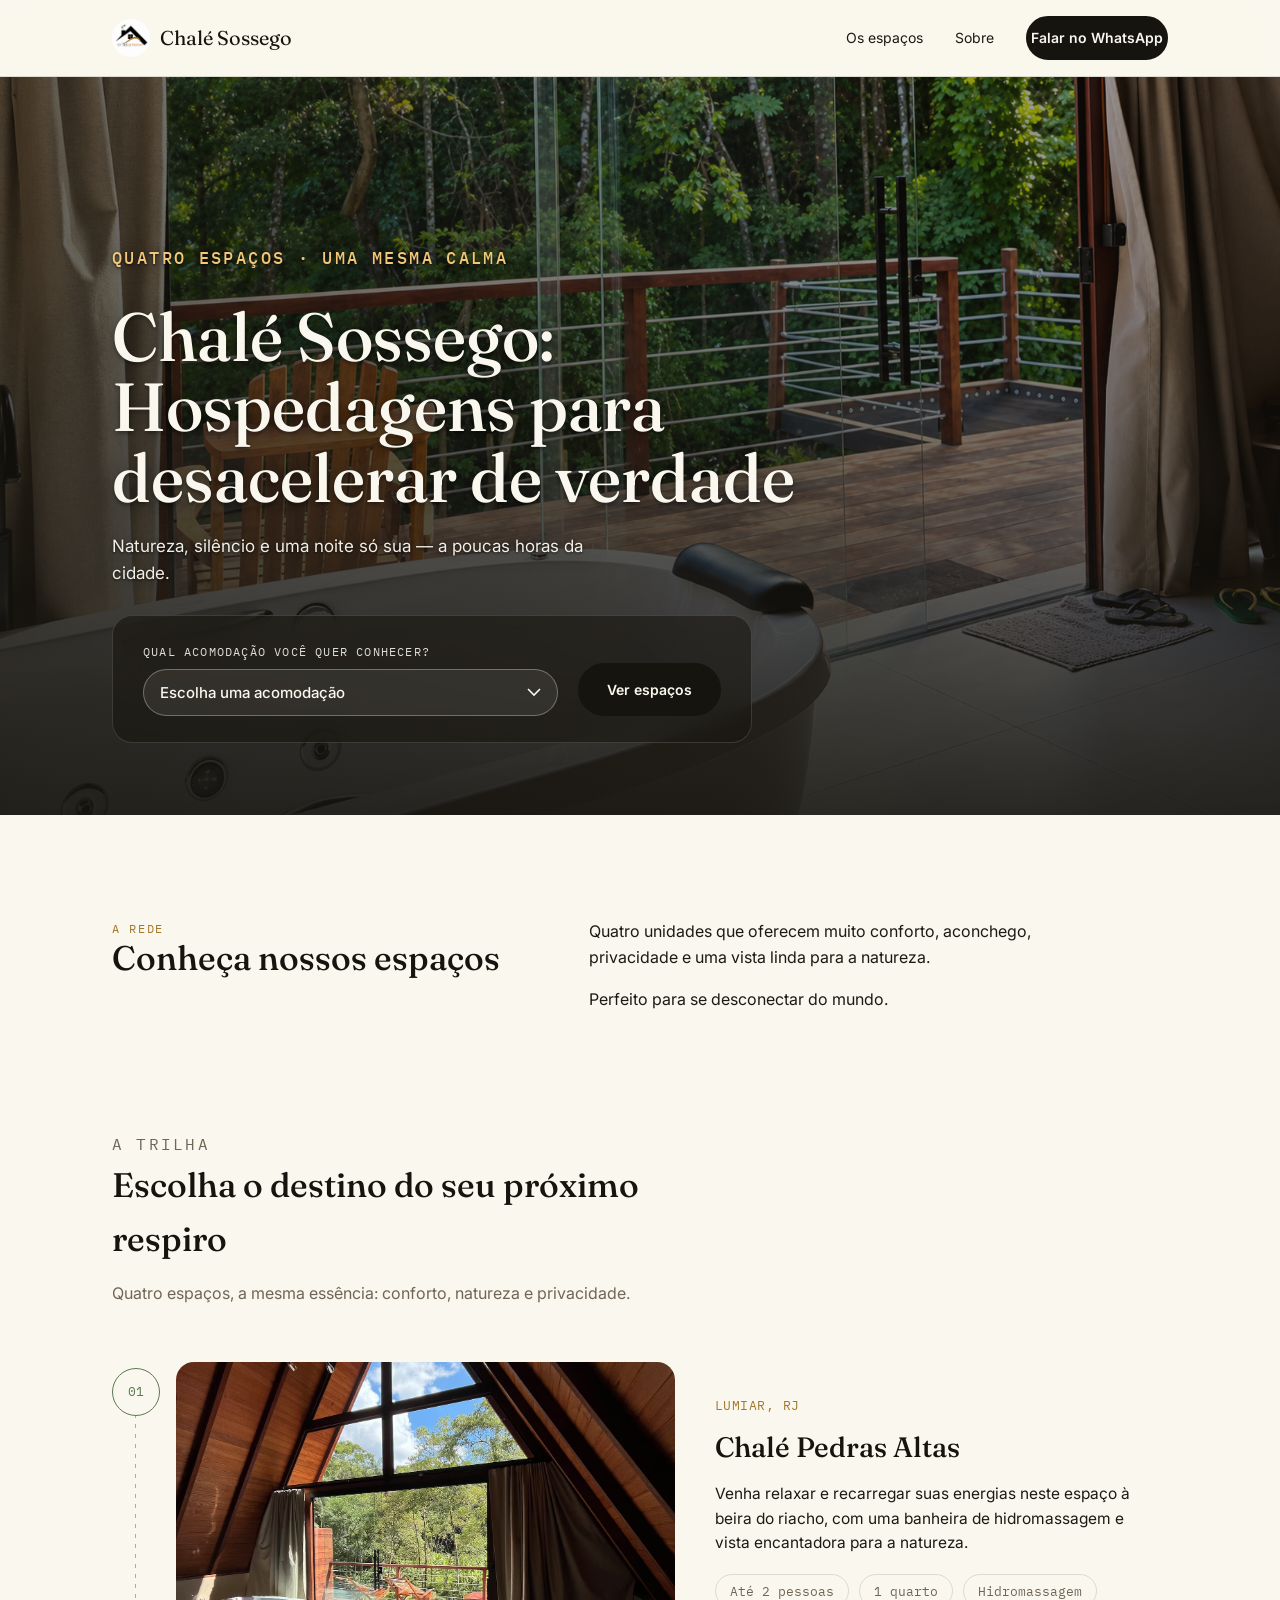
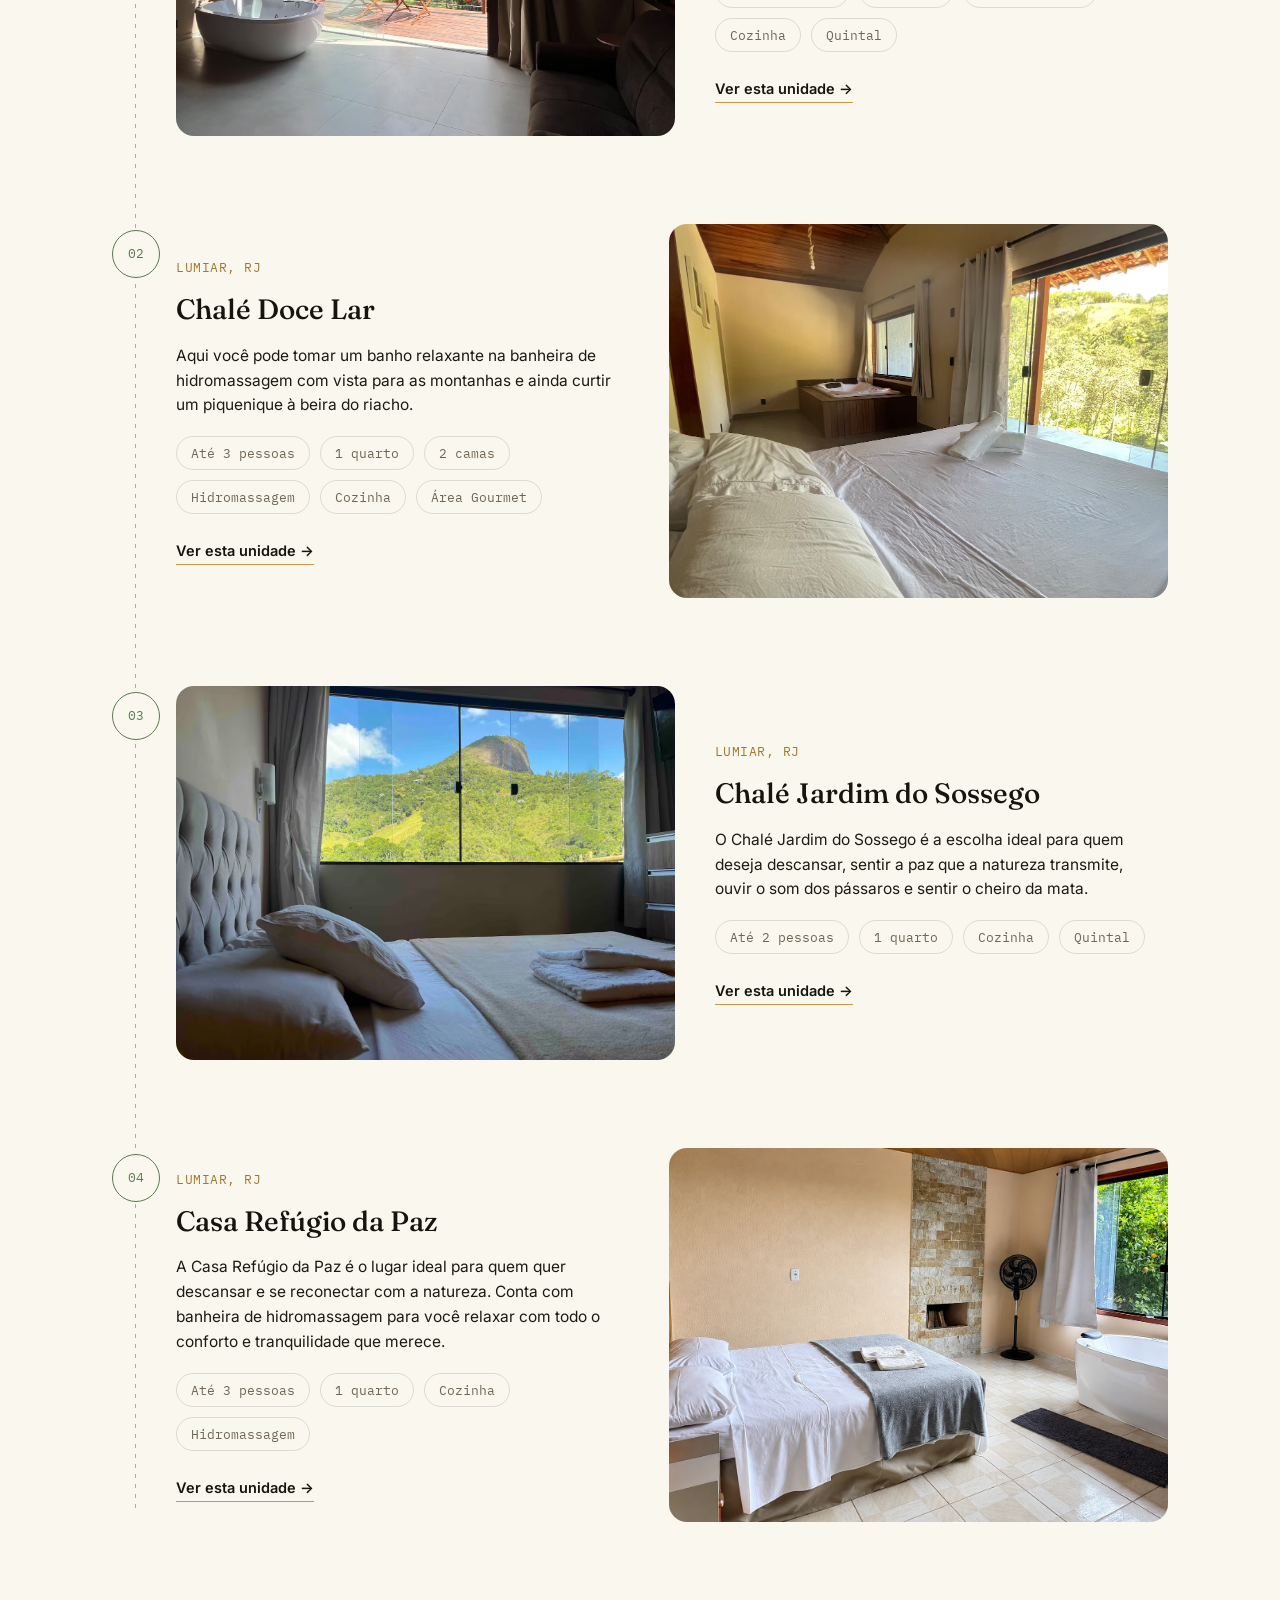
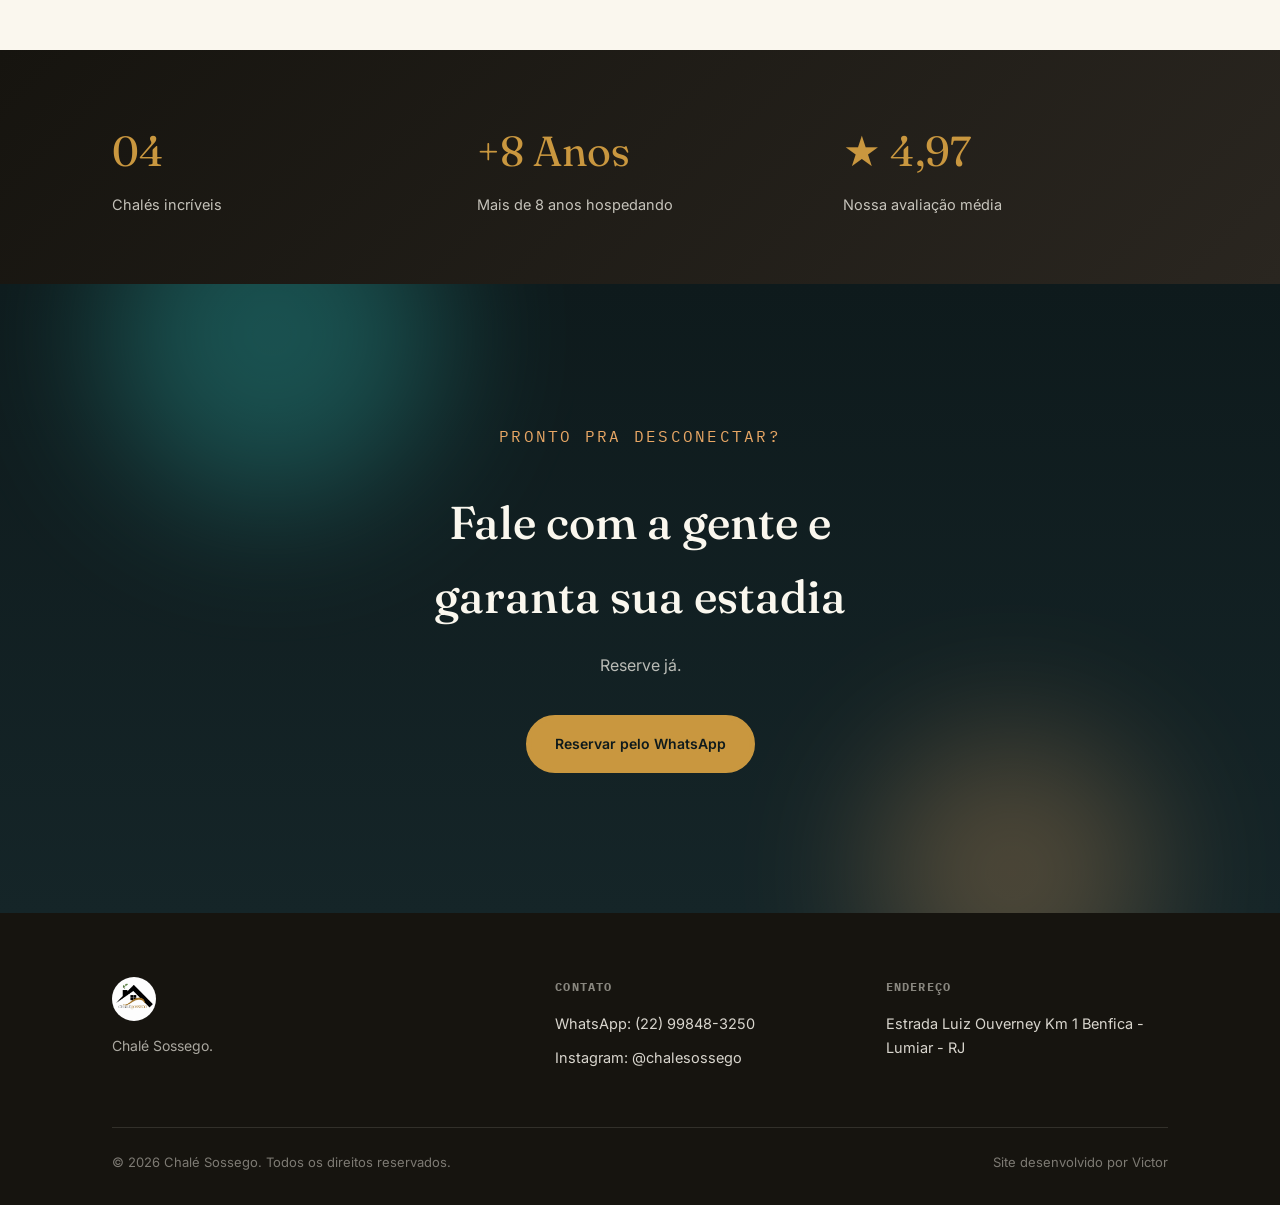
<file: index.html>
<!DOCTYPE html>
<html lang="pt-BR">

<head>
  <meta charset="UTF-8">
  <meta name="viewport" content="width=device-width, initial-scale=1.0">
  <title>Chalé Sossego | Espaços em Lumiar, RJ</title>
  <meta name="description"
    content="Quatro espaços aconchegantes em Lumiar, RJ, com banheira de hidromassagem, natureza e privacidade. Reserve pelo WhatsApp ou Airbnb.">
  <meta name="theme-color" content="#faf7ee">
  <link rel="icon" type="image/png" href="img/logo.png">
  <meta property="og:title" content="Chalé Sossego | Espaços em Lumiar, RJ">
  <meta property="og:description"
    content="Quatro espaços aconchegantes em Lumiar, RJ, com banheira de hidromassagem, natureza e privacidade.">
  <!-- TROCAR [SEU-DOMINIO.com.br] pelo domínio final: og:image precisa de URL absoluta (e JPG/PNG, não AVIF) -->
  <meta property="og:image" content="https://[SEU-DOMINIO.com.br]/img/capaprincipal.png">
  <meta property="og:type" content="website">
  <link rel="preconnect" href="https://fonts.googleapis.com">
  <link rel="preconnect" href="https://fonts.gstatic.com" crossorigin>
  <link
    href="https://fonts.googleapis.com/css2?family=Fraunces:ital,opsz,wght@0,9..144,400;0,9..144,500;0,9..144,600;1,9..144,500&family=Inter:wght@400;500;600&family=IBM+Plex+Mono:wght@400;500&display=swap"
    rel="stylesheet">
  <link rel="stylesheet" href="styles.css">
  <noscript><style>.reveal,.reveal-scale,.load-in{opacity:1!important;transform:none!important;animation:none!important}</style></noscript>
</head>

<body>

  <a class="skip-link" href="#conteudo">Pular para o conteúdo</a>

  <header>
    <div class="nav">
      <a href="index.html" class="brand">
        <img src="img/logo.png" alt="Logo Chalé Sossego">
        <span class="brand-name">Chalé Sossego</span>
      </a>
      <button class="nav-toggle" id="navToggle" aria-label="Abrir menu" aria-controls="navLinks" aria-expanded="false">
        <span></span><span></span><span></span>
      </button>
      <nav class="nav-links" id="navLinks">
        <a href="#chales">Os espaços</a>
        <a href="#sobre">Sobre</a>
        <a class="btn" href="https://wa.me/5522998483250" target="_blank" rel="noopener">Falar no WhatsApp</a>
      </nav>
    </div>
  </header>

  <main id="conteudo">

  <section class="hero">
    <div class="hero-photo">
      <img src="img/capaprincipal.png" fetchpriority="high" alt="Vista da natureza a partir de um dos chalés Sossego, em Lumiar, RJ">
    </div>
    <div class="hero-content">
      <p class="eyebrow load-in" style="--delay:.05s">Quatro espaços · uma mesma calma</p>
      <h1 class="load-in" style="--delay:.15s">Chalé Sossego: Hospedagens para desacelerar de verdade</h1>
      <p class="load-in" style="--delay:.28s">Natureza, silêncio e uma noite só sua — a poucas horas da
        cidade.</p>

      <div class="seletor load-in" style="--delay:.4s">
        <div class="seletor-field">
          <label for="escolha-casa">Qual acomodação você quer conhecer?</label>
          <select id="escolha-casa">
            <option value="" selected disabled>Escolha uma acomodação</option>
            <option value="casas/casa-um.html">Chalé Pedras Altas</option>
            <option value="casas/casa-dois.html">Chalé Doce Lar</option>
            <option value="casas/casa-tres.html">Chalé Jardim do Sossego</option>
            <option value="casas/casa-quatro.html">Casa Refúgio da Paz</option>
          </select>
        </div>
        <button class="btn" id="ver-casa">Ver espaços</button>
      </div>
    </div>
  </section>

  <section class="intro" id="sobre">
    <div class="wrap intro-grid">
      <div class="reveal">
        <p class="eyebrow">A rede</p>
        <h2>Conheça nossos espaços</h2>
      </div>
      <div class="intro-text reveal" style="--delay:.12s">
        <p>Quatro unidades que oferecem muito conforto, aconchego, privacidade e uma vista linda para a natureza.</p>
        <p>Perfeito para se desconectar do mundo.</p>
      </div>
    </div>
  </section>

  <section class="trilha" id="chales">
    <div class="wrap">
      <div class="trilha-head reveal">
        <p class="eyebrow">A trilha</p>
        <h2>Escolha o destino do seu próximo respiro</h2>
        <p>Quatro espaços, a mesma essência: conforto, natureza e privacidade.</p>
      </div>

      <div class="trilha-path">

        <article class="chale reveal">
          <div class="chale-pin">01</div>
          <div class="chale-card">
            <div class="chale-photo">
              <img src="img/Chalé Pedras Altas.avif" alt="Chalé Pedras Altas" loading="lazy" decoding="async">
            </div>
            <div class="chale-info">
              <p class="chale-loc">Lumiar, RJ</p>
              <h3>Chalé Pedras Altas</h3>
              <p class="chale-desc">Venha relaxar e recarregar suas energias neste espaço à beira do riacho, com uma
                banheira de hidromassagem e vista encantadora para a natureza.</p>
              <div class="chale-feats">
                <span>Até 2 pessoas</span>
                <span>1 quarto</span>
                <span>Hidromassagem</span>
                <span>Cozinha</span>
                <span>Quintal</span>
              </div>
              <a class="chale-cta" href="casas/casa-um.html">Ver esta unidade →</a>
            </div>
          </div>
        </article>

        <article class="chale reveal">
          <div class="chale-pin">02</div>
          <div class="chale-card">
            <div class="chale-photo">
              <img src="img/Chalé Doce Lar.avif" alt="Chalé Doce Lar" loading="lazy" decoding="async">
            </div>
            <div class="chale-info">
              <p class="chale-loc">Lumiar, RJ</p>
              <h3>Chalé Doce Lar</h3>
              <p class="chale-desc">Aqui você pode tomar um banho relaxante na banheira de hidromassagem com vista para
                as montanhas e ainda curtir um piquenique à beira do riacho.</p>
              <div class="chale-feats">
                <span>Até 3 pessoas</span>
                <span>1 quarto</span>
                <span>2 camas</span>
                <span>Hidromassagem</span>
                <span>Cozinha</span>
                <span>Área Gourmet</span>
              </div>
              <a class="chale-cta" href="casas/casa-dois.html">Ver esta unidade →</a>
            </div>
          </div>
        </article>

        <article class="chale reveal">
          <div class="chale-pin">03</div>
          <div class="chale-card">
            <div class="chale-photo">
              <img src="img/Chalé Jardim do Sossego.avif" alt="Chalé Jardim do Sossego" loading="lazy" decoding="async">
            </div>
            <div class="chale-info">
              <p class="chale-loc">Lumiar, RJ</p>
              <h3>Chalé Jardim do Sossego</h3>
              <p class="chale-desc">O Chalé Jardim do Sossego é a escolha ideal para quem deseja descansar, sentir a paz
                que a natureza transmite, ouvir o som dos pássaros e sentir o cheiro da mata.</p>
              <div class="chale-feats">
                <span>Até 2 pessoas</span>
                <span>1 quarto</span>
                <span>Cozinha</span>
                <span>Quintal</span>
              </div>
              <a class="chale-cta" href="casas/casa-tres.html">Ver esta unidade →</a>
            </div>
          </div>
        </article>

        <article class="chale reveal">
          <div class="chale-pin">04</div>
          <div class="chale-card">
            <div class="chale-photo">
              <img src="img/vista_refugiodapaz.png" alt="Casa Refúgio da Paz" loading="lazy" decoding="async">
            </div>
            <div class="chale-info">
              <p class="chale-loc">Lumiar, RJ</p>
              <h3>Casa Refúgio da Paz</h3>
              <p class="chale-desc">A Casa Refúgio da Paz é o lugar ideal para quem quer descansar e se reconectar com a natureza.
                Conta com banheira de hidromassagem para você relaxar com todo o conforto e tranquilidade que merece.</p>
              <div class="chale-feats">
                <span>Até 3 pessoas</span>
                <span>1 quarto</span>
                <span>Cozinha</span>
                <span>Hidromassagem</span>
              </div>
              <a class="chale-cta" href="casas/casa-quatro.html">Ver esta unidade →</a>
            </div>
          </div>
        </article>

      </div>
    </div>
  </section>

  <section class="faixa">
    <div class="wrap faixa-grid">
      <div class="faixa-item reveal-scale">
        <div class="num">04</div>
        <div class="label">Chalés incríveis</div>
      </div>
      <div class="faixa-item reveal-scale" style="--delay:.12s">
        <div class="num">+8 Anos</div>
        <div class="label">Mais de 8 anos hospedando</div>
      </div>
      <div class="faixa-item reveal-scale" style="--delay:.24s">
        <div class="num">★ 4,97</div>
        <div class="label">Nossa avaliação média</div>
      </div>
    </div>
  </section>

  <section class="cta-final">
    <div class="wrap reveal">
      <p class="eyebrow">Pronto pra desconectar?</p>
      <h2>Fale com a gente e garanta sua estadia</h2>
      <p>Reserve já.</p>
      <a class="btn" href="https://wa.me/5522998483250" target="_blank" rel="noopener">Reservar pelo WhatsApp</a>
    </div>
  </section>

  </main>

  <footer>
    <div class="wrap">
      <div class="footer-grid">
        <div class="footer-brand">
          <img src="img/logo.png" alt="Logo Chalé Sossego">
          <p>Chalé Sossego.</p>
        </div>
        <div class="footer-col">
          <h4>Contato</h4>
          <a href="https://wa.me/5522998483250" target="_blank" rel="noopener">WhatsApp: (22) 99848-3250</a>
          <a href="https://www.instagram.com/chalesossego" target="_blank" rel="noopener">Instagram: @chalesossego</a>
        </div>
        <div class="footer-col">
          <h4>Endereço</h4>
          <p>Estrada Luiz Ouverney Km 1 Benfica - Lumiar - RJ</p>
        </div>
      </div>
      <div class="footer-bottom">
        <span>© 2026 Chalé Sossego. Todos os direitos reservados.</span>
        <a href="https://victormauriciocarvalho.github.io/portfolio" target="_blank" rel="noopener">Site desenvolvido
          por Victor</a>
      </div>
    </div>
  </footer>

  <script type="application/ld+json">
  {
    "@context": "https://schema.org",
    "@type": "LodgingBusiness",
    "name": "Chalé Sossego",
    "description": "Quatro espaços aconchegantes em Lumiar, RJ, com banheira de hidromassagem, natureza e privacidade.",
    "image": "https://[SEU-DOMINIO.com.br]/img/capaprincipal.png",
    "telephone": "+5522998483250",
    "address": {
      "@type": "PostalAddress",
      "streetAddress": "Estrada Luiz Ouverney Km 1 Benfica",
      "addressLocality": "Lumiar",
      "addressRegion": "RJ",
      "addressCountry": "BR"
    },
    "sameAs": ["https://www.instagram.com/chalesossego"]
  }
  </script>

  <script src="script.js" defer></script>

</body>

</html>
</file>
<file: styles.css>
:root{
  --ink:#16140f;            
  --ink-soft:#2a2620;       
  --stone:#6f6656;      
  --leaf:#5c7a52;      
  --leaf-soft:#e4ead9;    
  --gold:#c9973f;         
  --gold-deep:#a3782c;     
  --mist:#efe8d8;
  --paper:#faf7ee;
  --charcoal:#1c1a15;
  --line:rgba(28,26,21,0.13);
  --night:#0e1a1c;
  --night-soft:#152528;
  --teal-glow:#2fb8b0;
  --amber-glow:#e8a765;
  --ease:cubic-bezier(.16,1,.3,1);
  --ease-soft:cubic-bezier(.22,.61,.36,1);
  --font-display:'Fraunces', serif;
  --font-body:'Inter', sans-serif;
  --font-mono:'IBM Plex Mono', monospace;
}
*{box-sizing:border-box; margin:0; padding:0;}
html{scroll-behavior:smooth;}
body{
  font-family:var(--font-body);
  color:var(--charcoal);
  background:var(--paper);
  line-height:1.6;
  -webkit-font-smoothing:antialiased;
  overflow-x:hidden;
}
img{max-width:100%; display:block;}
a{color:inherit; text-decoration:none;}
.wrap{max-width:1120px; margin:0 auto; padding:0 32px;}
section[id]{scroll-margin-top:88px;}
.eyebrow{
  font-family:var(--font-mono);
  font-size:12px;
  letter-spacing:0.14em;
  text-transform:uppercase;
  color:var(--gold-deep);
}
h1,h2,h3{font-family:var(--font-display); font-weight:500; color:var(--ink);}

a:focus-visible, button:focus-visible, select:focus-visible{
  outline:2px solid var(--gold-deep);
  outline-offset:3px;
  border-radius:4px;
}

@media (prefers-reduced-motion: reduce){
  *{animation-duration:0.01ms !important; animation-iteration-count:1 !important; transition-duration:0.01ms !important; scroll-behavior:auto !important;}
}

/* ---------- REVEAL AO ROLAR ---------- */
.reveal{
  opacity:0;
  transform:translateY(28px);
  transition:opacity .9s var(--ease), transform .9s var(--ease);
  transition-delay:var(--delay, 0s);
}
.reveal.is-visible{opacity:1; transform:translateY(0);}
.reveal-scale{
  opacity:0;
  transform:scale(.96);
  transition:opacity .8s var(--ease), transform .8s var(--ease);
  transition-delay:var(--delay, 0s);
}
.reveal-scale.is-visible{opacity:1; transform:scale(1);}

/* ---------- ENTRADA AUTOMÁTICA (hero, sem depender do scroll) ---------- */
.load-in{
  opacity:0;
  animation:fade-up-in .9s var(--ease) forwards;
  animation-delay:var(--delay, 0s);
}
@keyframes fade-up-in{
  from{opacity:0; transform:translateY(22px);}
  to{opacity:1; transform:translateY(0);}
}

/* ---------- HEADER ---------- */
header{
  position:sticky; top:0; z-index:50;
  background:rgba(250,247,238,0.86);
  backdrop-filter:blur(10px) saturate(1.4);
  border-bottom:1px solid var(--line);
  transition:box-shadow .4s var(--ease), background .4s var(--ease);
}
header.is-scrolled{
  box-shadow:0 8px 24px rgba(22,20,15,0.06);
  background:rgba(250,247,238,0.95);
}
.nav{
  display:flex; align-items:center; justify-content:space-between;
  padding:16px 32px;
  max-width:1120px; margin:0 auto;
  position:relative;
}
.brand{display:flex; align-items:center; gap:10px; min-width:0; flex-shrink:1;}
.brand img{height:38px; width:38px; border-radius:50%; object-fit:cover; transition:transform .5s var(--ease); flex-shrink:0;}
.brand:hover img{transform:rotate(-8deg) scale(1.06);}
.brand-name{font-family:var(--font-display); font-size:20px; color:var(--ink); white-space:nowrap; overflow:hidden; text-overflow:ellipsis;}
.nav-links{display:flex; align-items:center; gap:32px; font-size:14px;}
.nav-links a{position:relative; padding:6px 0;}
.nav-links a:not(.btn)::after{
  content:"";
  position:absolute; left:0; right:100%; bottom:0;
  height:1px; background:var(--gold);
  transition:right .35s var(--ease);
}
.nav-links a:not(.btn):hover::after{right:0;}

/* botão hambúrguer — só aparece no mobile */
.nav-toggle{
  display:none;
  flex-direction:column; justify-content:center; gap:5px;
  width:40px; height:40px; flex-shrink:0;
  background:transparent; border:1px solid var(--line); border-radius:10px;
  cursor:pointer; padding:0;
}
.nav-toggle span{
  display:block; width:18px; height:1.5px; margin:0 auto;
  background:var(--ink); transition:transform .35s var(--ease), opacity .35s var(--ease);
}
header.nav-open .nav-toggle span:nth-child(1){transform:translateY(6.5px) rotate(45deg);}
header.nav-open .nav-toggle span:nth-child(2){opacity:0;}
header.nav-open .nav-toggle span:nth-child(3){transform:translateY(-6.5px) rotate(-45deg);}
.btn{
  display:inline-block;
  font-family:var(--font-body); font-weight:600; font-size:14px;
  padding:13px 24px; border-radius:999px;
  background:var(--ink); color:var(--paper);
  border:5px solid var(--ink);
  transition:background .35s var(--ease), border-color .35s var(--ease), transform .35s var(--ease), box-shadow .35s var(--ease);
  cursor:pointer;
}
.btn:hover{
  background:var(--gold-deep); border-color:var(--gold-deep);
  transform:translateY(-2px);
  box-shadow:0 10px 24px rgba(163,120,44,0.28);
}
.btn:active{transform:translateY(0); box-shadow:none;}
.btn-outline{
  background:transparent; color:var(--ink);
  border:1px solid var(--ink);
}
.btn-outline:hover{background:var(--ink); color:var(--paper); box-shadow:0 10px 24px rgba(22,20,15,0.22);}
.btn-hero-outline{
  background:rgba(250,247,238,0.08); color:var(--paper);
  border:1px solid rgba(250,247,238,0.55);
  backdrop-filter:blur(4px);
}
.btn-hero-outline:hover{background:rgba(250,247,238,0.16); border-color:var(--paper); color:var(--paper); transform:translateY(-2px);}
.btn-airbnb{background:#FF385C; border-color:#FF385C; color:#fff;}
.btn-airbnb:hover{background:#d92e4e; border-color:#d92e4e; box-shadow:0 10px 24px rgba(217,46,78,0.28);}
.btn-whatsapp{background:#25D366; border-color:#25D366; color:#0b3d1f;}
.btn-whatsapp:hover{background:#1fb757; border-color:#1fb757; box-shadow:0 10px 24px rgba(31,183,87,0.28);}

/* ---------- HERO ---------- */
.hero{
  position:relative;
  min-height:82vh;
  display:flex; align-items:flex-end;
  color:var(--paper);
  overflow:hidden;
}
.hero-photo{
  position:absolute; inset:0;
  isolation:isolate;
  background-size:cover; background-position:center;
  overflow:hidden;
}
.hero-photo::after{
  content:"";
  position:absolute; inset:0;
  z-index:0;
  /* camada 1: escurece a foto de cima a baixo (mais forte onde ficam os textos)
     camada 2: reforço pelo lado esquerdo, onde o texto fica alinhado */
  background:
    linear-gradient(180deg,
      rgba(22,20,15,0.42) 0%,
      rgba(22,20,15,0.48) 30%,
      rgba(22,20,15,0.70) 65%,
      rgba(22,20,15,0.90) 100%),
    linear-gradient(90deg,
      rgba(22,20,15,0.40) 0%,
      rgba(22,20,15,0) 75%);
  pointer-events:none;
}
.hero-photo img{
  width:100%; height:100%; object-fit:cover; position:absolute; inset:0; z-index:-1;
}
.hero-content{
    position: relative;
    padding: 0 32px 72px;
    max-width: 1120px;
    margin: 0 auto;
    width: 100%;
    z-index: 1;}

.hero-content .eyebrow{
  color:#f2c777;               /* dourado mais claro: contrasta melhor com a foto */
  font-weight:500;
  text-shadow:0 1px 3px rgba(0,0,0,0.75), 0 2px 16px rgba(0,0,0,0.6);
}
.hero-content h1{
  color:var(--paper);
  text-shadow:0 2px 4px rgba(0,0,0,0.45), 0 4px 32px rgba(0,0,0,0.6);
}
.hero-content p{
  text-shadow:0 1px 3px rgba(0,0,0,0.7), 0 2px 18px rgba(0,0,0,0.55);
}

.hero h1,
.casa-hero h1{
  font-size:clamp(36px, 5.5vw, 68px);
  line-height:1.04;
  margin:16px 0 20px;
  max-width:16ch;
}
.hero p{font-size:17px; max-width:48ch; color:rgba(250,247,238,0.96); margin-bottom:28px;}
.hero-actions{display:flex; gap:16px; flex-wrap:wrap;}

/* ---------- SELETOR DE CASA ---------- */
.seletor{
  background:rgba(22,20,15,0.55);
  backdrop-filter:blur(14px) saturate(1.3);
  border:1px solid rgba(250,247,238,0.14);
  border-radius:20px;
  padding:26px 30px;
  display:flex; align-items:center; gap:20px; flex-wrap:wrap;
  max-width:640px;
  transition:border-color .4s var(--ease), box-shadow .4s var(--ease);
}
.seletor:hover{border-color:rgba(201,151,63,0.5); box-shadow:0 20px 50px rgba(0,0,0,0.28);}
.seletor label{
  font-family:var(--font-mono); font-size:12px; text-transform:uppercase;
  letter-spacing:0.1em; color:rgba(250,247,238,0.88); display:block; margin-bottom:8px;
}
.seletor-field{
  flex:1; 
  min-width:220px;
}

.seletor select{
  width:100%;
  appearance:none;
  background:rgba(250,247,238,0.08);
  border:1px solid rgba(250,247,238,0.32);
  color:var(--paper);
  font-family:var(--font-body); font-size:15px; font-weight:500;
  padding:13px 40px 13px 16px;
  border-radius:999px;
  background-image:url("data:image/svg+xml,%3Csvg xmlns='http://www.w3.org/2000/svg' width='14' height='9' viewBox='0 0 14 9'%3E%3Cpath d='M1 1l6 6 6-6' stroke='%23faf7ee' stroke-width='1.6' fill='none' fill-rule='evenodd'/%3E%3C/svg%3E");
  background-repeat:no-repeat;
  background-position:right 16px center;
  cursor:pointer;
  transition:border-color .3s var(--ease), background-color .3s var(--ease);
}
.seletor select:hover{border-color:rgba(250,247,238,0.55);}
.seletor select:focus{outline:none; border-color:var(--gold);}
.seletor select option{color:var(--charcoal);}
.seletor .btn{white-space:nowrap; align-self:flex-end;}

/* ---------- INTRO ---------- */
.intro{padding:104px 0 48px;}
.intro-grid{display:grid; grid-template-columns:1fr 1.4fr; gap:64px; align-items:start;}
.intro h2{font-size:34px; line-height:1.15;}
.intro-text{font-size:16px; color:var(--charcoal); max-width:52ch;}
.intro-text p+p{margin-top:16px;}

/* ---------- TRILHA / CHALÉS ---------- */
.trilha{padding:72px 0 128px; position:relative;}
.trilha-head{margin-bottom:56px; max-width:60ch;}
.trilha-head h2{font-size:34px; margin-bottom:14px;}
.trilha-head p{color:var(--stone); font-size:16px;}

.trilha-path{position:relative;}
.trilha-path::before{
  content:"";
  position:absolute;
  left:23px; top:12px; bottom:12px;
  width:1px;
  background-image:linear-gradient(var(--leaf) 40%, transparent 0%);
  background-size:1px 10px;
  background-repeat:repeat-y;
  opacity:.55;
}
.chale{position:relative; padding-left:64px; margin-bottom:88px;}
.chale:last-child{margin-bottom:0;}
.chale-pin{
  position:absolute; left:0; top:6px;
  width:48px; height:48px; border-radius:50%;
  background:var(--paper); border:1px solid var(--leaf);
  display:flex; align-items:center; justify-content:center;
  font-family:var(--font-mono); font-size:13px; color:var(--leaf);
  transition:transform .4s var(--ease), background .4s var(--ease), color .4s var(--ease);
}
.chale:hover .chale-pin{
  transform:scale(1.12);
  background:var(--leaf);
  color:var(--paper);
}
.chale-card{display:grid; grid-template-columns:1.1fr 1fr; gap:40px; align-items:center;}
.chale:nth-child(even) .chale-card{grid-template-columns:1fr 1.1fr;}
.chale:nth-child(even) .chale-photo{order:2;}
.chale-photo{aspect-ratio:4/3; overflow:hidden; border-radius:18px; background:var(--mist);}
.chale-photo img{width:100%; height:100%; object-fit:cover; transition:transform .7s var(--ease);}
.chale:hover .chale-photo img{transform:scale(1.06);}
.chale-loc{
  font-family:var(--font-mono); font-size:12.5px; letter-spacing:0.04em;
  color:var(--gold-deep); margin-bottom:10px; text-transform:uppercase;
}
.chale h3{font-size:28px; margin-bottom:12px;}
.chale-desc{color:var(--charcoal); font-size:15.5px; max-width:44ch; margin-bottom:18px;}
.chale-feats{display:flex; flex-wrap:wrap; gap:10px; margin-bottom:24px;}
.chale-feats span{
  font-size:12.5px; font-family:var(--font-mono);
  border:1px solid var(--line); padding:6px 14px; border-radius:999px;
  color:var(--stone);
  transition:border-color .3s var(--ease), color .3s var(--ease);
}
.chale:hover .chale-feats span{border-color:rgba(201,151,63,0.45); color:var(--gold-deep);}
.chale-cta{
  display:inline-flex; align-items:center; gap:8px;
  font-weight:600; font-size:14.5px; color:var(--ink);
  border-bottom:1px solid var(--gold); padding-bottom:2px;
  transition:gap .3s var(--ease), color .3s var(--ease);
}
.chale-cta:hover{gap:14px; color:var(--gold-deep);}
.chale-actions{display:flex; gap:12px; flex-wrap:wrap;}

/* ---------- PÁGINA DE CASA INDIVIDUAL ---------- */
.casa-hero{
  position:relative; min-height:64vh; display:flex; align-items:flex-end; color:var(--paper);
  overflow:hidden;
}

.casa-galeria{
  padding:72px 0;
}

/* ---------- GALERIA DE FOTOS (estilo Airbnb) ---------- */
.galeria-grid{
  position:relative;
  display:grid;
  grid-template-columns:repeat(4, 1fr);
  grid-template-rows:repeat(2, 1fr);
  gap:8px;
  height:440px;
  border-radius:20px;
  overflow:hidden;
}
.galeria-principal{
  grid-column:1 / 3;
  grid-row:1 / 3;
  overflow:hidden;
  background:var(--mist);
}
.galeria-secundarias{
  grid-column:3 / 5;
  grid-row:1 / 3;
  display:grid;
  grid-template-columns:repeat(2, 1fr);
  grid-template-rows:repeat(2, 1fr);
  gap:8px;
}
.galeria-item{position:relative; overflow:hidden; background:var(--mist);}
.galeria-principal img,
.galeria-item img{
  width:100%; height:100%; object-fit:cover; display:block;
  cursor:zoom-in;
  transition:transform .6s var(--ease), filter .4s var(--ease);
}
.galeria-principal:hover img,
.galeria-item:hover img{transform:scale(1.045); filter:saturate(1.06);}
.galeria-extra{display:none;}
.galeria-grid{scroll-margin-top:100px;}

/* galeria expandida: mosaico de 5 fotos no topo + todas as demais abaixo */
.galeria-grid.is-expandida{
  height:auto;
  grid-template-rows:440px auto auto;
}
.galeria-grid.is-expandida .galeria-principal{grid-row:1;}
.galeria-grid.is-expandida .galeria-secundarias{grid-row:1;}
.galeria-grid.is-expandida .galeria-extra{
  --linha:200px;            /* altura de cada linha de fotos */
  order:1;
  grid-column:1 / -1;
  display:block;
  animation:galeria-abre .5s var(--ease);
}
/* subdivisões: Área externa / Área interna / Quarto */
.galeria-grupo + .galeria-grupo{margin-top:36px;}
.galeria-grupo-titulo{
  font-size:22px; margin:4px 0 14px;
  display:flex; align-items:center; gap:14px;
}
.galeria-grupo-titulo::after{content:""; flex:1; height:1px; background:var(--line);}
.galeria-grupo-fotos{display:flex; flex-wrap:wrap; gap:8px;}
/* a última linha não estica: o ::after absorve o espaço que sobrar */
.galeria-grupo-fotos::after{content:""; flex-grow:1000000;}
/* cada foto mantém a proporção real (--r = largura/altura, definida pelo JS):
   vertical fica estreita, horizontal fica larga, todas com a mesma altura */
.galeria-extra .galeria-foto{
  --r:1.3333;
  height:var(--linha); min-width:0;
  flex:var(--r) 1 calc(var(--linha) * var(--r));
  object-fit:cover; display:block;
  cursor:zoom-in; background:var(--mist);
  transition:filter .4s var(--ease);
}
.galeria-extra .galeria-foto:hover{filter:brightness(1.08) saturate(1.06);}
.galeria-grid.is-expandida .galeria-ver-todas{
  order:2;
  position:static;
  grid-column:1 / -1;
  justify-self:center;
  margin:16px 0 8px;
}
@keyframes galeria-abre{
  from{opacity:0; transform:translateY(12px);}
  to{opacity:1; transform:translateY(0);}
}
.galeria-ver-todas{
  position:absolute; right:16px; bottom:16px; z-index:3;
  display:inline-flex; align-items:center; gap:8px;
  font-family:var(--font-body); font-weight:600; font-size:13.5px;
  background:var(--paper); color:var(--ink);
  padding:10px 18px; border-radius:10px; border:1px solid var(--line);
  cursor:pointer; box-shadow:0 8px 20px rgba(22,20,15,0.18);
  transition:transform .3s var(--ease), box-shadow .3s var(--ease), background .3s var(--ease), color .3s var(--ease);
}
.galeria-ver-todas svg{flex-shrink:0;}
.galeria-ver-todas:hover{
  background:var(--ink); color:var(--paper);
  transform:translateY(-2px); box-shadow:0 12px 26px rgba(22,20,15,0.26);
}

/* ---------- LIGHTBOX (foto em tela cheia) ---------- */
.lightbox{
  position:fixed; inset:0; z-index:100;
  display:flex; align-items:center; justify-content:center;
  background:rgba(22,20,15,0.92);
  opacity:0; visibility:hidden;
  transition:opacity .35s var(--ease), visibility 0s linear .35s;
  padding:40px;
  touch-action:pan-y pinch-zoom;
}
.lightbox.is-aberto{opacity:1; visibility:visible; transition:opacity .35s var(--ease);}
.lightbox-img-wrap{position:relative; max-width:min(90vw, 640px); max-height:88vh;}
.lightbox-img-wrap img{
  display:block; max-width:100%; max-height:88vh; width:auto; height:auto;
  border-radius:16px; box-shadow:0 30px 80px rgba(0,0,0,0.5); object-fit:contain;
}
.lightbox-fechar{
  position:absolute; top:-18px; right:-18px;
  width:40px; height:40px; border-radius:50%;
  background:var(--paper); border:none;
  display:flex; align-items:center; justify-content:center;
  font-size:18px; color:var(--ink); cursor:pointer;
  box-shadow:0 8px 20px rgba(0,0,0,0.3);
  transition:transform .3s var(--ease), background .3s var(--ease);
}
.lightbox-fechar:hover{transform:scale(1.08); background:var(--gold);}
.lightbox-seta{
  position:fixed; top:50%; transform:translateY(-50%);
  z-index:5;  /* fica sempre na frente da foto (a seta esquerda vem antes da foto no HTML) */
  width:48px; height:48px; border-radius:50%;
  background:rgba(22,20,15,0.55);
  border:1px solid rgba(250,247,238,0.4);
  color:var(--paper); font-size:22px; line-height:1;
  display:flex; align-items:center; justify-content:center;
  cursor:pointer; backdrop-filter:blur(6px);
  transition:background .3s var(--ease), transform .3s var(--ease);
}
.lightbox-seta:hover{background:rgba(22,20,15,0.8);}
.lightbox-anterior{left:24px;}
.lightbox-proxima{right:24px;}
.lightbox-contador{
  position:fixed; bottom:24px; left:50%; transform:translateX(-50%);
  z-index:5;
  font-family:var(--font-mono); font-size:12.5px; letter-spacing:0.08em;
  color:rgba(250,247,238,0.75);
}

.casa-detalhes{padding:24px 0 96px;}
.casa-detalhes-grid{display:grid; grid-template-columns:1.4fr 1fr; gap:64px; align-items:start;}
.casa-desc p+p{margin-top:16px;}
.casa-feats{display:flex; flex-wrap:wrap; gap:10px; margin:24px 0;}
.casa-feats span{
  font-size:12.5px; font-family:var(--font-mono);
  border:1px solid var(--line); padding:6px 14px; border-radius:999px;
  color:var(--stone);
}
.reserva-card{
  background:var(--mist); border-radius:20px; padding:32px; position:sticky; top:100px;
  border:1px solid transparent;
  transition:border-color .4s var(--ease), box-shadow .4s var(--ease), transform .4s var(--ease);
}
.reserva-card:hover{border-color:rgba(201,151,63,0.35); box-shadow:0 24px 48px rgba(22,20,15,0.10); transform:translateY(-3px);}
.reserva-card h3{font-size:20px; margin-bottom:6px;}
.reserva-card .chale-loc{margin-top:0;}
.reserva-card p.desc-curta{font-size:14.5px; color:var(--stone); margin:12px 0 22px;}
.reserva-actions{display:flex; flex-direction:column; gap:12px;}
.reserva-actions .btn{width:100%; text-align:center;}
.outras-casas{padding:0 0 96px;}
.outras-casas h4{
  font-family:var(--font-mono); font-size:12px; text-transform:uppercase;
  letter-spacing:0.1em; color:var(--stone); margin-bottom:20px;
}
.outras-grid{display:grid; grid-template-columns:repeat(2,1fr); gap:24px;}
.outra-casa{
  display:flex; gap:16px; align-items:center; border:1px solid var(--line); border-radius:16px; padding:14px;
  transition:border-color .35s var(--ease), transform .35s var(--ease), box-shadow .35s var(--ease);
}
.outra-casa > div{min-width:0;}
.outra-casa:hover{border-color:rgba(201,151,63,0.5); transform:translateY(-4px); box-shadow:0 16px 32px rgba(22,20,15,0.08);}
.outra-casa img{width:88px; height:88px; object-fit:cover; border-radius:12px; flex-shrink:0; transition:transform .5s var(--ease);}
.outra-casa:hover img{transform:scale(1.06);}
.outra-casa .oc-loc{font-family:var(--font-mono); font-size:11px; color:var(--gold-deep); text-transform:uppercase; margin-bottom:4px;}
.outra-casa h5{font-family:var(--font-display); font-size:17px; font-weight:500; color:var(--ink);}

/* ---------- FAIXA ---------- */
.faixa{background:linear-gradient(135deg, var(--ink) 0%, var(--ink-soft) 100%); color:var(--paper); padding:68px 0;}
.faixa-grid{display:grid; grid-template-columns:repeat(3,1fr); gap:40px;}
.faixa-item .num{font-family:var(--font-display); font-size:42px; color:var(--gold); margin-bottom:8px;}
.faixa-item .label{font-size:14.5px; color:rgba(250,247,238,0.76);}

/* ---------- CTA FINAL ---------- */
.cta-final{
  padding:140px 0;
  text-align:center;
  position:relative;
  background:linear-gradient(180deg, var(--night) 0%, var(--night-soft) 100%);
  color:var(--paper);
  overflow:hidden;
}
.cta-final::before,
.cta-final::after{
  content:"";
  position:absolute;
  border-radius:50%;
  filter:blur(70px);
  opacity:.35;
  pointer-events:none;
}
.cta-final::before{
  width:340px; height:340px;
  background:var(--teal-glow);
  top:-120px; left:8%;
}
.cta-final::after{
  width:280px; height:280px;
  background:var(--amber-glow);
  bottom:-100px; right:10%;
  opacity:.28;
}
.cta-final .wrap{position:relative; z-index:1;}
.cta-final .eyebrow{color:var(--amber-glow);}
.cta-final h2{color:var(--paper); font-size:clamp(30px,4vw,46px); max-width:18ch; margin:0 auto 20px;}
.cta-final p{color:rgba(250,247,238,0.72); max-width:48ch; margin:0 auto 36px; font-size:16px;}
.cta-final .btn{background:var(--gold); border-color:var(--gold); color:var(--night);}
.cta-final .btn:hover{background:var(--amber-glow); border-color:var(--amber-glow); box-shadow:0 10px 28px rgba(232,167,101,0.35);}

/* ---------- FOOTER ---------- */
footer{background:var(--ink); color:var(--paper); padding:64px 0 32px;}
.footer-grid{display:grid; grid-template-columns:1.4fr 1fr 1fr; gap:48px; padding-bottom:48px; border-bottom:1px solid rgba(250,247,238,0.12);}
.footer-brand img{height:44px; width:44px; border-radius:50%; margin-bottom:14px;}
.footer-brand p{font-size:14px; color:rgba(250,247,238,0.65); max-width:32ch;}
.footer-col h4{font-family:var(--font-mono); font-size:12px; text-transform:uppercase; letter-spacing:0.1em; color:rgba(250,247,238,0.5); margin-bottom:16px;}
.footer-col a, .footer-col p{display:block; font-size:14.5px; color:rgba(250,247,238,0.85); margin-bottom:10px; transition:color .3s var(--ease), transform .3s var(--ease);}
.footer-col a:hover{color:var(--gold); transform:translateX(3px);}
.footer-bottom{padding-top:24px; display:flex; justify-content:space-between; flex-wrap:wrap; gap:12px; font-size:13px; color:rgba(250,247,238,0.45);}

/* ---------- RESPONSIVO ---------- */
@media (max-width:860px){
  .nav-toggle{display:flex;}
  .nav-links{
    display:flex; flex-direction:column; align-items:stretch; gap:4px;
    position:absolute; top:100%; left:0; right:0;
    background:var(--paper);
    border-bottom:1px solid var(--line);
    box-shadow:0 16px 32px rgba(22,20,15,0.08);
    padding:8px 32px 20px;
    max-height:0; overflow:hidden; opacity:0;
    pointer-events:none; visibility:hidden;
    transition:max-height .45s var(--ease), opacity .3s var(--ease), visibility 0s linear .45s;
  }
  header.nav-open .nav-links{
    max-height:340px; opacity:1; pointer-events:auto; visibility:visible;
    transition:max-height .45s var(--ease), opacity .3s var(--ease);
  }
  .nav-links a:not(.btn){display:block; padding:12px 2px; border-bottom:1px solid var(--line);}
  .nav-links a:not(.btn)::after{display:none;}
  .nav-links .btn{width:100%; text-align:center; margin-top:10px;}

  .intro-grid{grid-template-columns:1fr; gap:24px;}
  .chale-card, .chale:nth-child(even) .chale-card{grid-template-columns:1fr;}
  .chale:nth-child(even) .chale-photo{order:0;}
  .faixa-grid{grid-template-columns:1fr; gap:28px; text-align:center;}
  .footer-grid{grid-template-columns:1fr; gap:32px;}
  .hero-content{padding-bottom:48px;}
  .hero p{font-size:16px;}
  .trilha-path::before{left:19px;}
  .chale{padding-left:52px;}
  .seletor{flex-direction:column; align-items:stretch;}
  .seletor .btn{align-self:stretch; text-align:center;}
  .galeria-grid{height:auto; grid-template-columns:1fr; grid-template-rows:auto auto; gap:8px; border-radius:16px;}
  .galeria-principal{grid-column:1; grid-row:1; aspect-ratio:16/10;}
  .galeria-secundarias{
    grid-column:1; grid-row:2;
    display:grid; grid-template-columns:repeat(2,1fr); grid-template-rows:none;
    gap:8px;
  }
  .galeria-item{aspect-ratio:4/3;}
  .galeria-item:nth-child(3), .galeria-item:nth-child(4){display:none;}
  .galeria-grid.is-expandida{grid-template-rows:auto auto auto;}
  .galeria-grid.is-expandida .galeria-principal{grid-column:1; grid-row:1;}
  .galeria-grid.is-expandida .galeria-secundarias{grid-column:1; grid-row:2;}
  .galeria-grid.is-expandida .galeria-item:nth-child(3),
  .galeria-grid.is-expandida .galeria-item:nth-child(4){display:block;}
  .galeria-grid.is-expandida .galeria-extra{--linha:140px;}
  .galeria-grupo-titulo{font-size:19px;}
  .galeria-grupo + .galeria-grupo{margin-top:28px;}
  .galeria-ver-todas{right:12px; bottom:12px; padding:9px 15px; font-size:12.5px;}
  .lightbox-seta{width:38px; height:38px; font-size:17px;}
  .lightbox-anterior{left:8px;}
  .lightbox-proxima{right:8px;}
  .lightbox{padding:20px;}
  .casa-detalhes-grid{grid-template-columns:1fr;}
  .reserva-card{position:static;}
  .outras-grid{grid-template-columns:1fr;}
}

@media (max-width:480px){
  .wrap{padding:0 20px;}
  .nav{padding:14px 20px;}
  .nav-links{padding:8px 20px 20px;}
  .brand-name{font-size:17px; max-width:150px;}
  .hero{min-height:88vh;}
  .hero-content{padding:0 20px 40px;}
  .hero-content .eyebrow{font-size:11px; letter-spacing:0.1em;}
  .hero h1, .casa-hero h1{max-width:100%;}
  .intro{padding:72px 0 36px;}
  .trilha{padding:56px 0 88px;}
  .chale{padding-left:44px; margin-bottom:64px;}
  .chale-pin{width:40px; height:40px; font-size:12px;}
  .trilha-path::before{left:15px;}
  .chale h3{font-size:24px;}
  .cta-final{padding:88px 0;}
  .outra-casa{gap:12px; padding:12px;}
  .outra-casa img{width:64px; height:64px;}
  .outra-casa h5{font-size:15.5px;}
}

.seletor select option {
  background-color: var(--charcoal);
  color: var(--paper);
  padding: 12px 16px;
  font-family: var(--font-body);
  font-size: 14.5px;
}

.seletor select option:disabled {
  color: var(--stone);
  background-color: var(--ink);
}

.seletor select option:hover,
.seletor select option:focus,
.seletor select option:active,
.seletor select option:checked {
  background-color: var(--gold-deep) !important;
  color: var(--paper) !important;
}

/* ---------- ACESSIBILIDADE: PULAR PARA O CONTEÚDO ---------- */
.skip-link{
  position:absolute; left:16px; top:-64px; z-index:200;
  background:var(--ink); color:var(--paper);
  padding:10px 18px; border-radius:999px; font-size:14px; font-weight:600;
  transition:top .25s var(--ease);
}
.skip-link:focus{top:12px;}

/* ---------- PÁGINA 404 ---------- */
.erro{
  min-height:72vh;
  display:flex; align-items:center;
  padding:96px 0;
  text-align:center;
  background:radial-gradient(60% 60% at 50% 0%, var(--leaf-soft) 0%, var(--paper) 70%);
}
.erro-inner{display:flex; flex-direction:column; align-items:center;}
.erro-num{
  font-family:var(--font-display);
  font-size:clamp(96px, 22vw, 220px);
  line-height:1;
  margin:12px 0 8px;
  color:transparent;
  -webkit-text-stroke:1.5px var(--leaf);
  letter-spacing:-0.02em;
}
.erro h1{font-size:clamp(28px, 4vw, 40px); line-height:1.15; max-width:22ch; margin-bottom:16px;}
.erro p.erro-texto{color:var(--stone); font-size:16px; max-width:46ch; margin-bottom:32px;}
.erro-actions{display:flex; gap:12px; flex-wrap:wrap; justify-content:center;}
</file>
